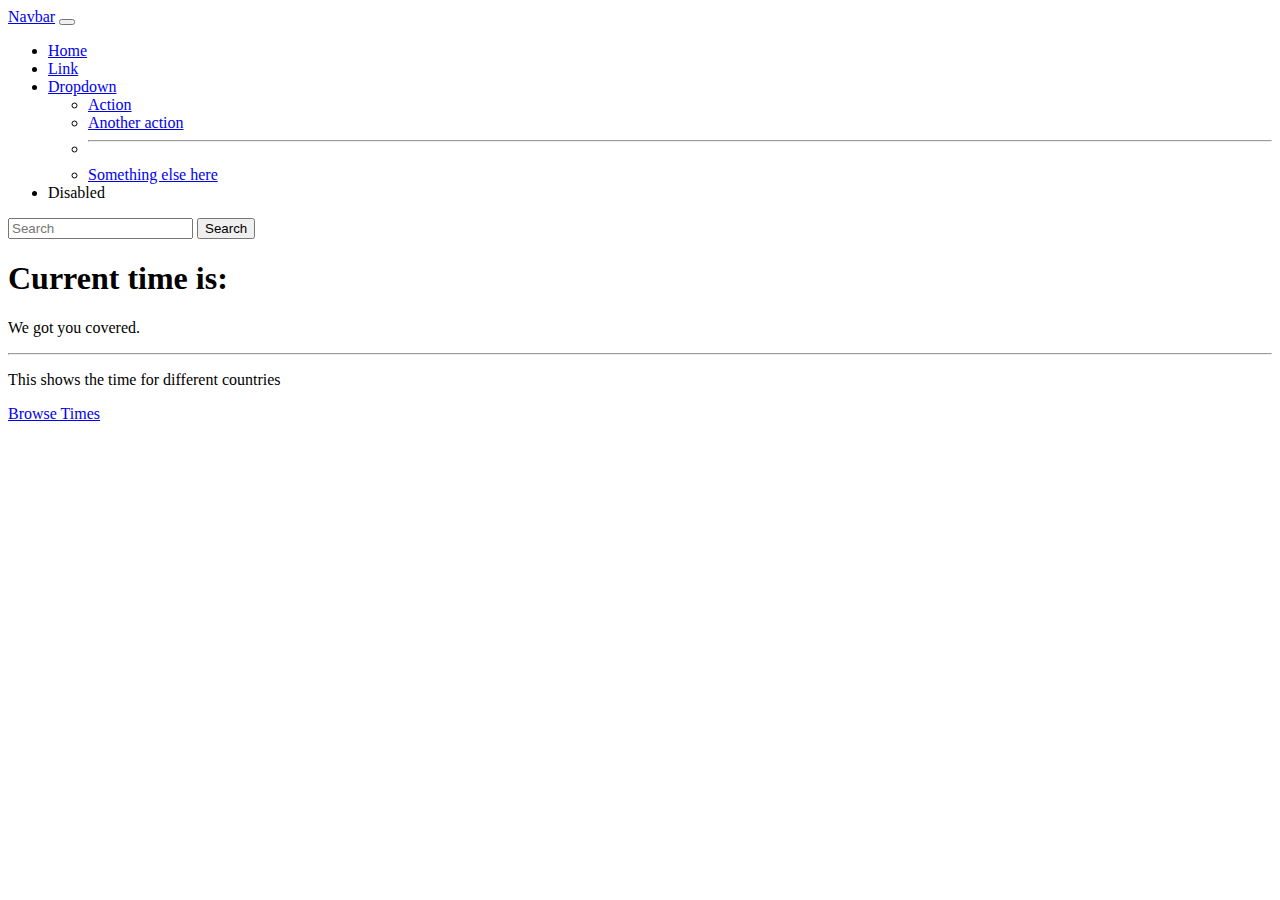
<file: clock-app/index.html>
<!doctype html>
<html lang="en">
  <head>
    <!-- Required meta tags -->
    <meta charset="utf-8">
    <meta name="viewport" content="width=device-width, initial-scale=1">

    <!-- Bootstrap CSS -->
    <link href="https://cdn.jsdelivr.net/npm/bootstrap@5.1.3/dist/css/bootstrap.min.css" rel="stylesheet" integrity="sha384-1BmE4kWBq78iYhFldvKuhfTAU6auU8tT94WrHftjDbrCEXSU1oBoqyl2QvZ6jIW3" crossorigin="anonymous">

    <script src="script.js" defer></script>

  


    <title>Time-clock!</title>

  </head>
  <body>
    <nav class="navbar navbar-expand-lg navbar-light bg-light">
        <div class="container-fluid">
          <a class="navbar-brand" href="#">Navbar</a>
          <button class="navbar-toggler" type="button" data-bs-toggle="collapse" data-bs-target="#navbarSupportedContent" aria-controls="navbarSupportedContent" aria-expanded="false" aria-label="Toggle navigation">
            <span class="navbar-toggler-icon"></span>
          </button>
          <div class="collapse navbar-collapse" id="navbarSupportedContent">
            <ul class="navbar-nav me-auto mb-2 mb-lg-0">
              <li class="nav-item">
                <a class="nav-link active" aria-current="page" href="#">Home</a>
              </li>
              <li class="nav-item">
                <a class="nav-link" href="#">Link</a>
              </li>
              <li class="nav-item dropdown">
                <a class="nav-link dropdown-toggle" href="#" id="navbarDropdown" role="button" data-bs-toggle="dropdown" aria-expanded="false">
                  Dropdown
                </a>
                <ul class="dropdown-menu" aria-labelledby="navbarDropdown">
                  <li><a class="dropdown-item" href="#">Action</a></li>
                  <li><a class="dropdown-item" href="#">Another action</a></li>
                  <li><hr class="dropdown-divider"></li>
                  <li><a class="dropdown-item" href="#">Something else here</a></li>
                </ul>
              </li>
              <li class="nav-item">
                <a class="nav-link disabled">Disabled</a>
              </li>
            </ul>
            <form class="d-flex">
              <input class="form-control me-2" type="search" placeholder="Search" aria-label="Search">
              <button class="btn btn-outline-success" type="submit">Search</button>
            </form>
          </div>
        </div>
      </nav>

      <div class="container my-4">
        <div class="jumbotron">
            <h1 class="display-4">Current time is: <span id="time"></span> </h1>
            <p class="lead">We got you covered.</p>
            <hr class="my-4">
            <p>This shows the time for different countries</p>
            <p class="lead">
              <a class="btn btn-primary btn-lg" href="#" role="button">Browse Times</a>
            </p>
          </div>
      </div>

    <!-- Optional JavaScript; choose one of the two! -->

    <!-- Option 1: Bootstrap Bundle with Popper -->
    <script src="https://cdn.jsdelivr.net/npm/bootstrap@5.1.3/dist/js/bootstrap.bundle.min.js" integrity="sha384-ka7Sk0Gln4gmtz2MlQnikT1wXgYsOg+OMhuP+IlRH9sENBO0LRn5q+8nbTov4+1p" crossorigin="anonymous"></script>

    <!-- Option 2: Separate Popper and Bootstrap JS -->
    <!--
    <script src="https://cdn.jsdelivr.net/npm/@popperjs/core@2.10.2/dist/umd/popper.min.js" integrity="sha384-7+zCNj/IqJ95wo16oMtfsKbZ9ccEh31eOz1HGyDuCQ6wgnyJNSYdrPa03rtR1zdB" crossorigin="anonymous"></script>
    <script src="https://cdn.jsdelivr.net/npm/bootstrap@5.1.3/dist/js/bootstrap.min.js" integrity="sha384-QJHtvGhmr9XOIpI6YVutG+2QOK9T+ZnN4kzFN1RtK3zEFEIsxhlmWl5/YESvpZ13" crossorigin="anonymous"></script>
    -->
  </body>
</html>
</file>
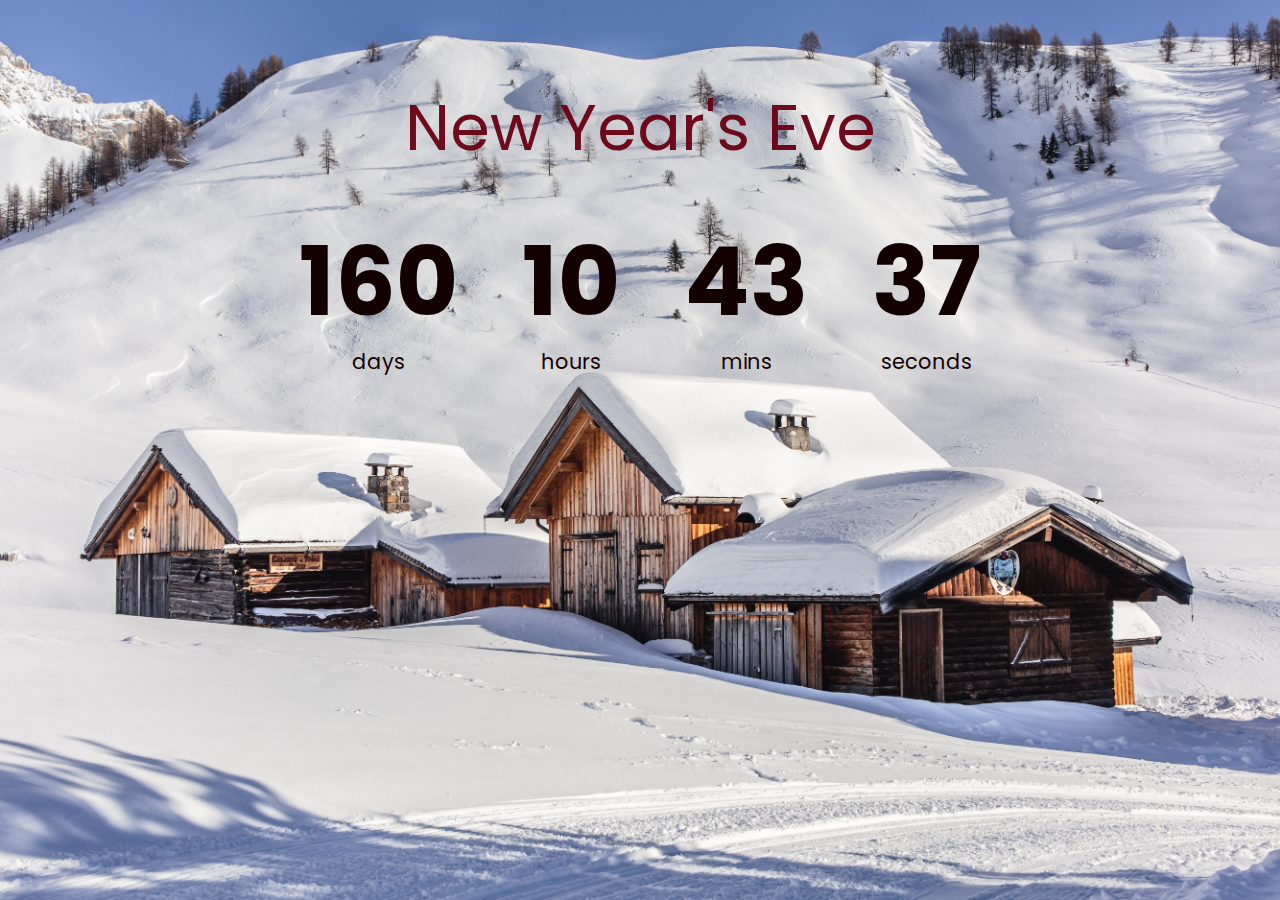
<file: countdown-timer/index.html>
<!DOCTYPE html>
<html lang="en">
<head>
    <meta charset="UTF-8">
    <meta http-equiv="X-UA-Compatible" content="IE=edge">
    <meta name="viewport" content="width=device-width, initial-scale=1.0">
    <title>Countdown timer</title>
    <link rel="stylesheet" href="style.css">
    <script src="script.js" defer></script>

</head>
<body>
    <h1>New Year's Eve </h1>
    
    <div class="countdown-container">
        <div class="countdown-el days-c">
            <p class="big-text" id="days">0</p>
            <span>days</span>
        </div>
        <div class="countdown-el hours-c">
            <p class="big-text" id="hours">0</p>
            <span>hours</span>
        </div>
        <div class="countdown-el mins-c">
            <p class="big-text" id="mins">0</p>
            <span>mins</span>
        </div>
        <div class="countdown-el seconds-c">
            <p class="big-text" id="seconds">0</p>
            <span>seconds</span>
        </div>

    </div>
</body>
</html>
</file>
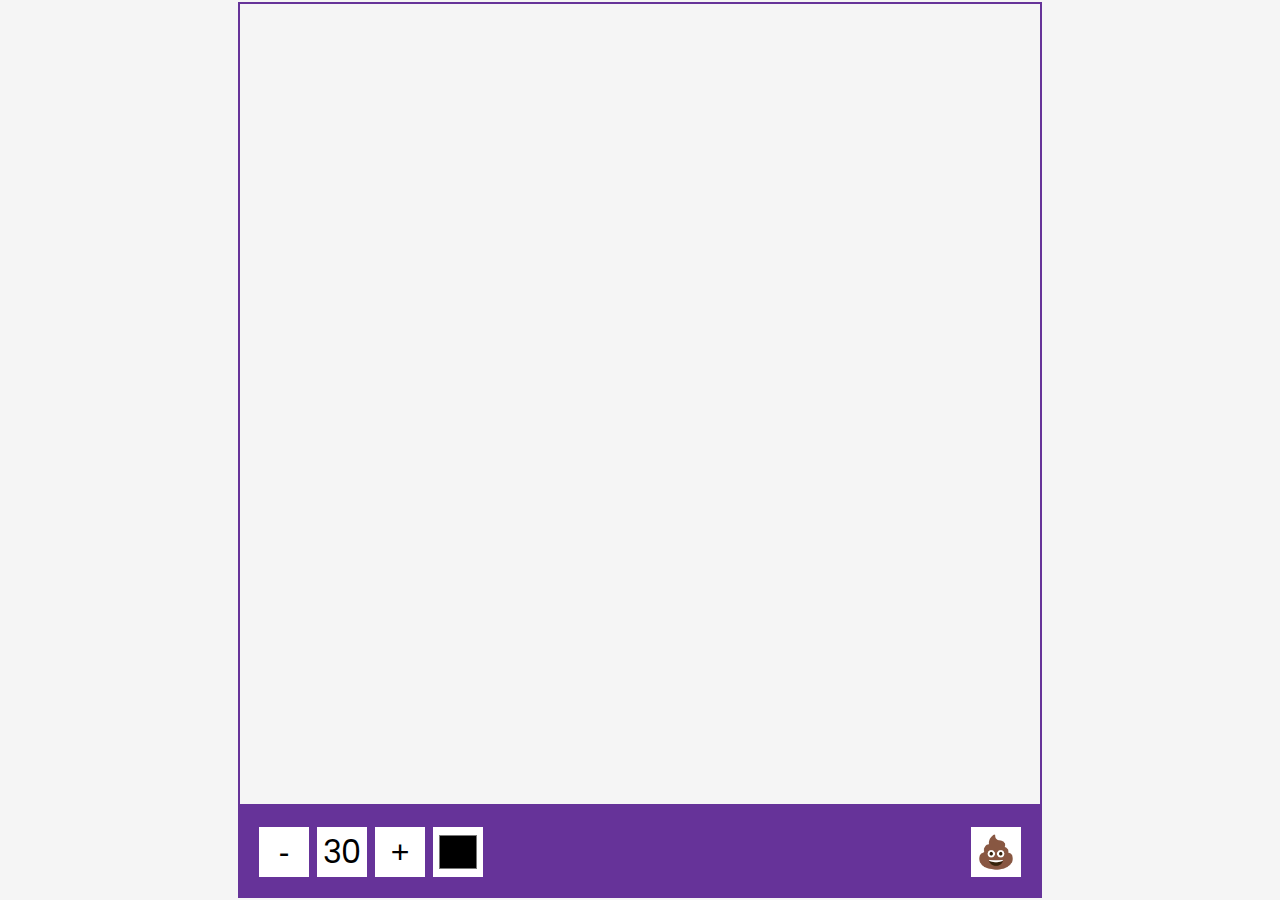
<file: drawing-app/index.html>
<!DOCTYPE html>
<html lang="en">
    <head>
        <meta charset="UTF-8" />
        <meta name="viewport" content="width=device-width, initial-scale=1.0" />
        <title>Drawing App</title>
        <link rel="stylesheet" href="style.css" />
        <script src="script.js" defer></script>
    </head>
    <body>
        <canvas id="canvas" width="800" height="800"></canvas>
        <div class="toolbox">
            <button id="decrease">-</button>
            <span id="size">30</span>
            <button id="increase">+</button>
            <input type="color" id="color" />
            <button id="clear">💩</button>
        </div>
    </body>
</html>
</file>
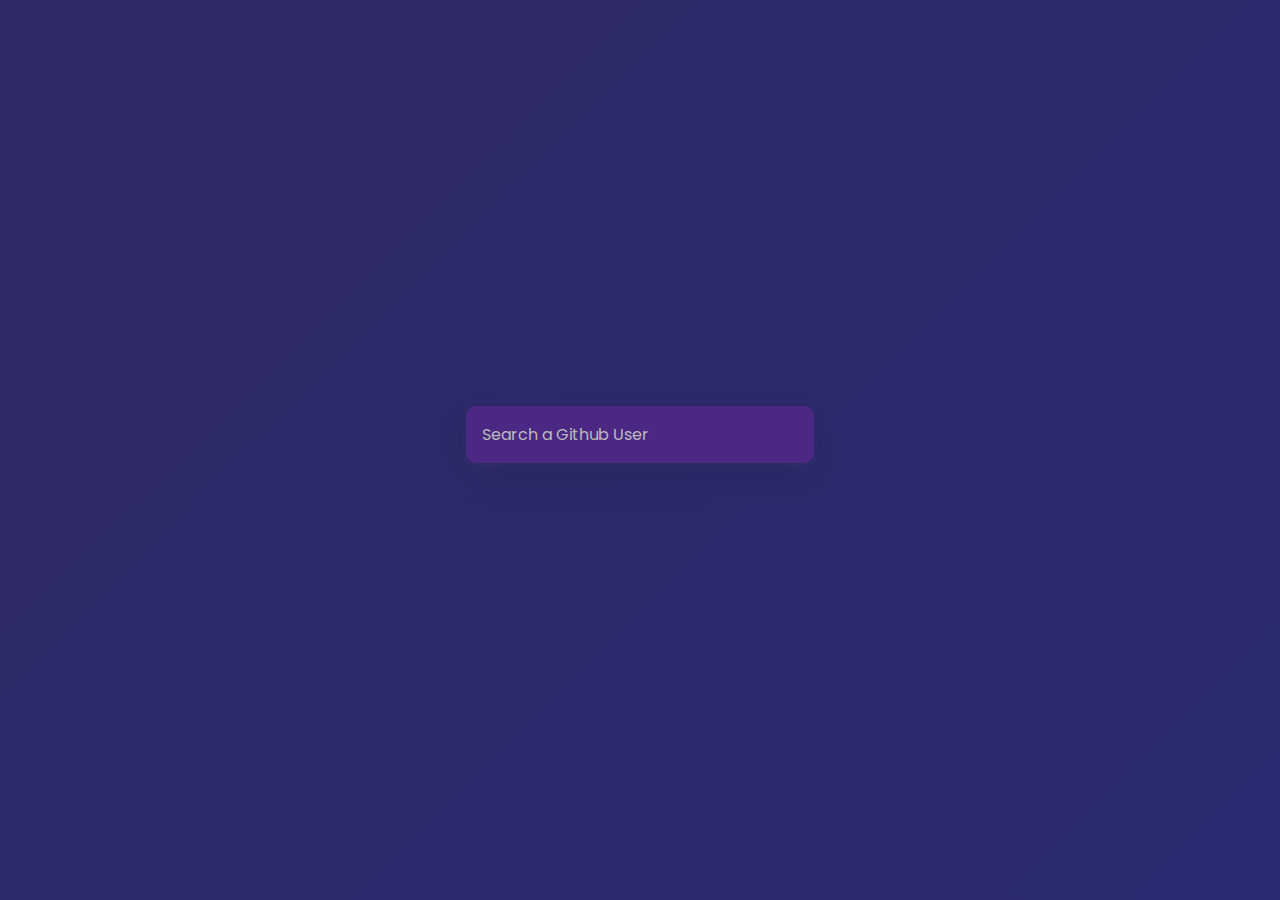
<file: github-profiles-app/index.html>
<!DOCTYPE html>
<html lang="en">
    <head>
        <meta charset="UTF-8" />
        <meta name="viewport" content="width=device-width, initial-scale=1.0" />
        <title>Github Profiles</title>
        <link rel="stylesheet" href="style.css" />
        <script src="script.js" defer></script>
    </head>
    <body>
        <form id="form">
            <input type="text" id="search" placeholder="Search a Github User" />
        </form>
        <main id="main"></main>
    </body>
</html>
</file>
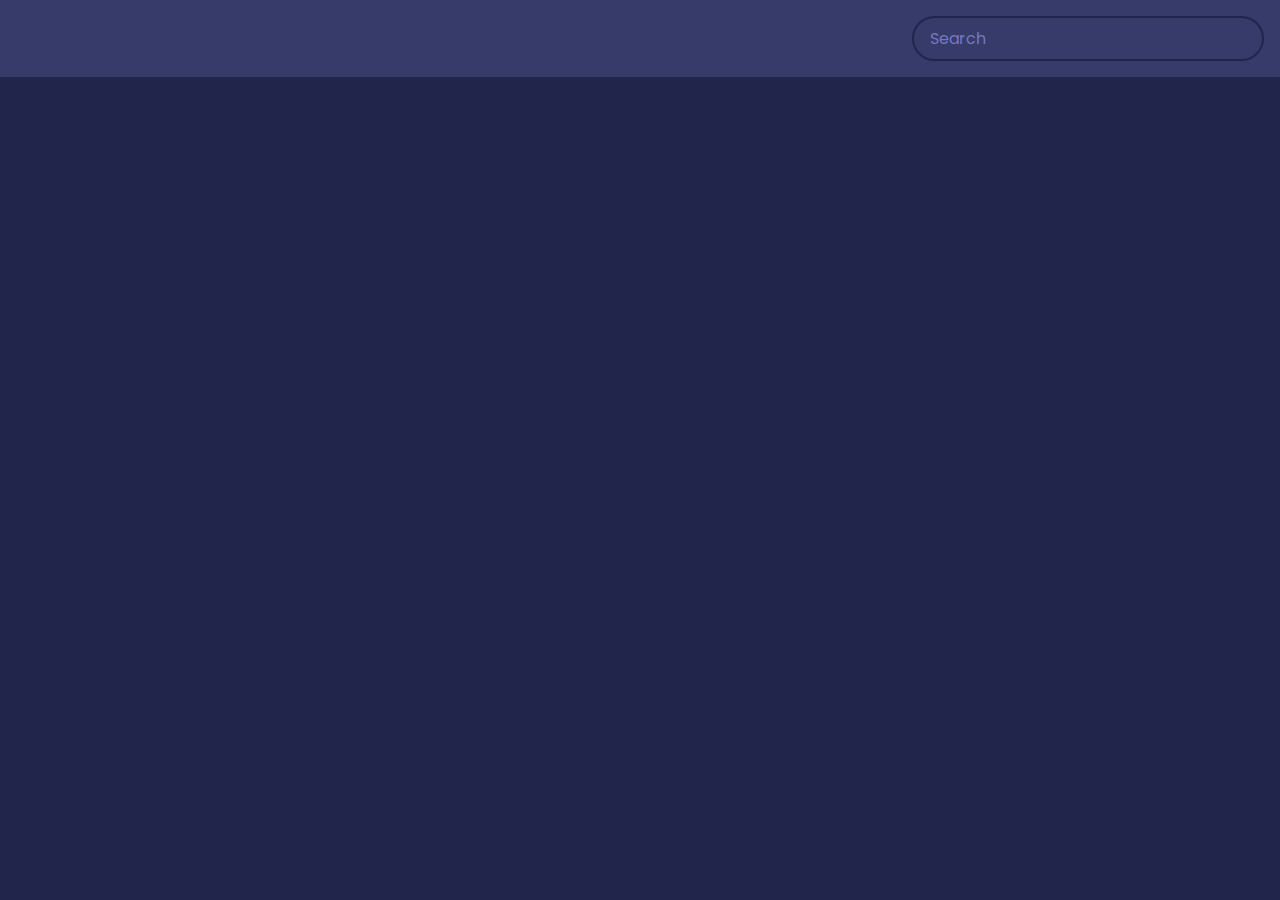
<file: movie-app/index.html>
<!DOCTYPE html>
<html lang="en">
    <head>
        <meta charset="UTF-8" />
        <meta name="viewport" content="width=device-width, initial-scale=1.0" />
        <title>Movie App</title>
        <link rel="stylesheet" href="style.css" />
        <script src="script.js" defer></script>
    </head>
    <body>
        <header>
            <form id="form">
                <input
                    type="text"
                    id="search"
                    placeholder="Search"
                    class="search"
                />
            </form>
        </header>
        <main id="main"></main>
    </body>
</html>
</file>
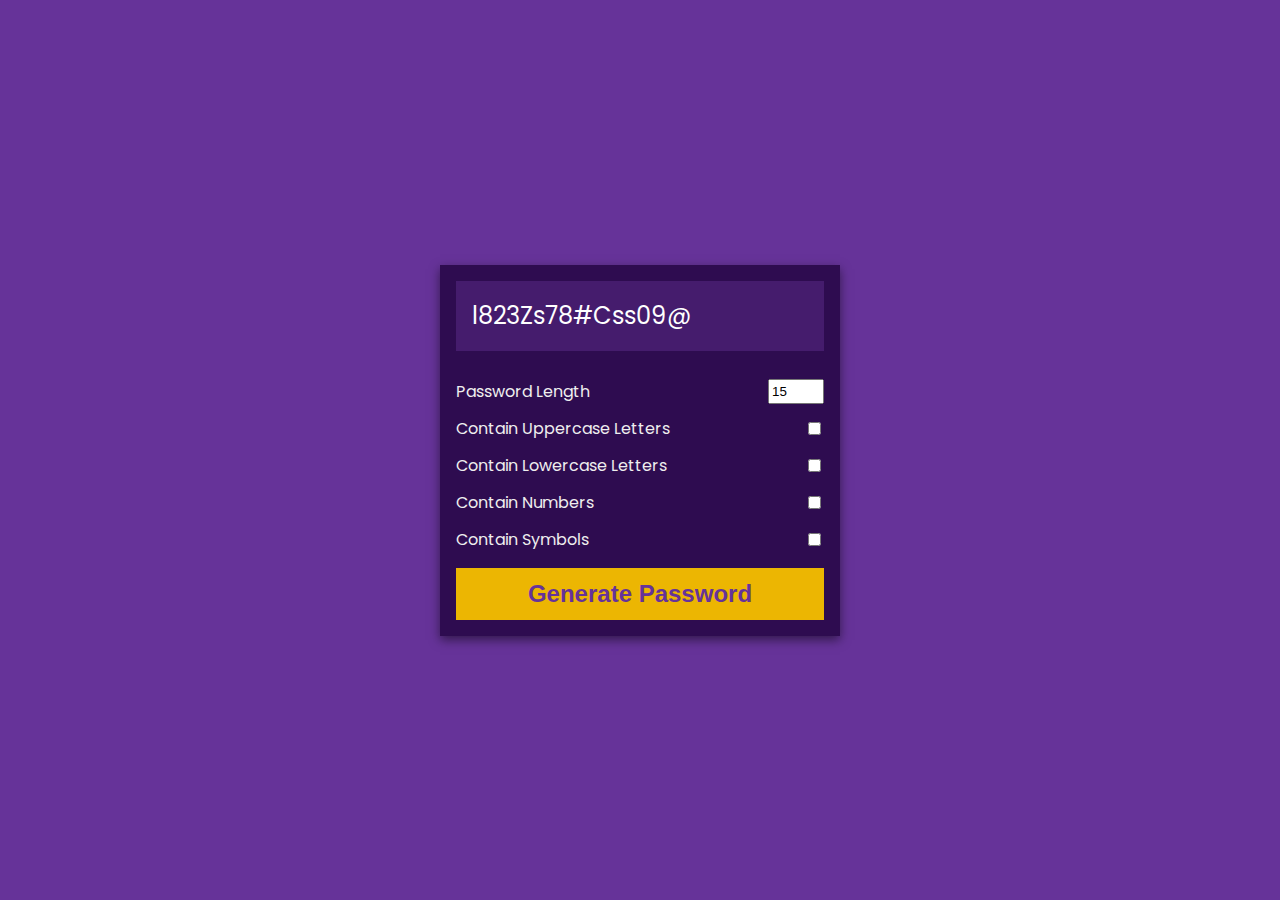
<file: password-generator-app/index.html>
<!DOCTYPE html>
<html lang="en">
    <head>
        <meta charset="UTF-8" />
        <meta name="viewport" content="width=device-width, initial-scale=1.0" />
        <title>Password Generator</title>
        <link rel="stylesheet" href="style.css" />
        <script src="script.js" defer></script>
    </head>
    <body>
        <div class="pw-container">
            <div class="pw-header">
                <div class="pw">
                    <span id="pw">l823Zs78#Css09@</span>
                    <button id="copy">Copy</button>
                </div>
            </div>
            <div class="pw-body">
                <div class="form-control">
                    <label for="len">Password Length</label>
                    <input id="len" value="15" type="number" min="2" max="30" />
                </div>
                <div class="form-control">
                    <label for="upper">Contain Uppercase Letters</label>
                    <input id="upper" type="checkbox" />
                </div>
                <div class="form-control">
                    <label for="lower">Contain Lowercase Letters</label>
                    <input id="lower" type="checkbox" />
                </div>
                <div class="form-control">
                    <label for="number">Contain Numbers</label>
                    <input id="number" type="checkbox" />
                </div>
                <div class="form-control">
                    <label for="symbol">Contain Symbols</label>
                    <input id="symbol" type="checkbox" />
                </div>
                <button class="generate" id="generate">
                    Generate Password
                </button>
            </div>
        </div>
    </body>
</html>
</file>
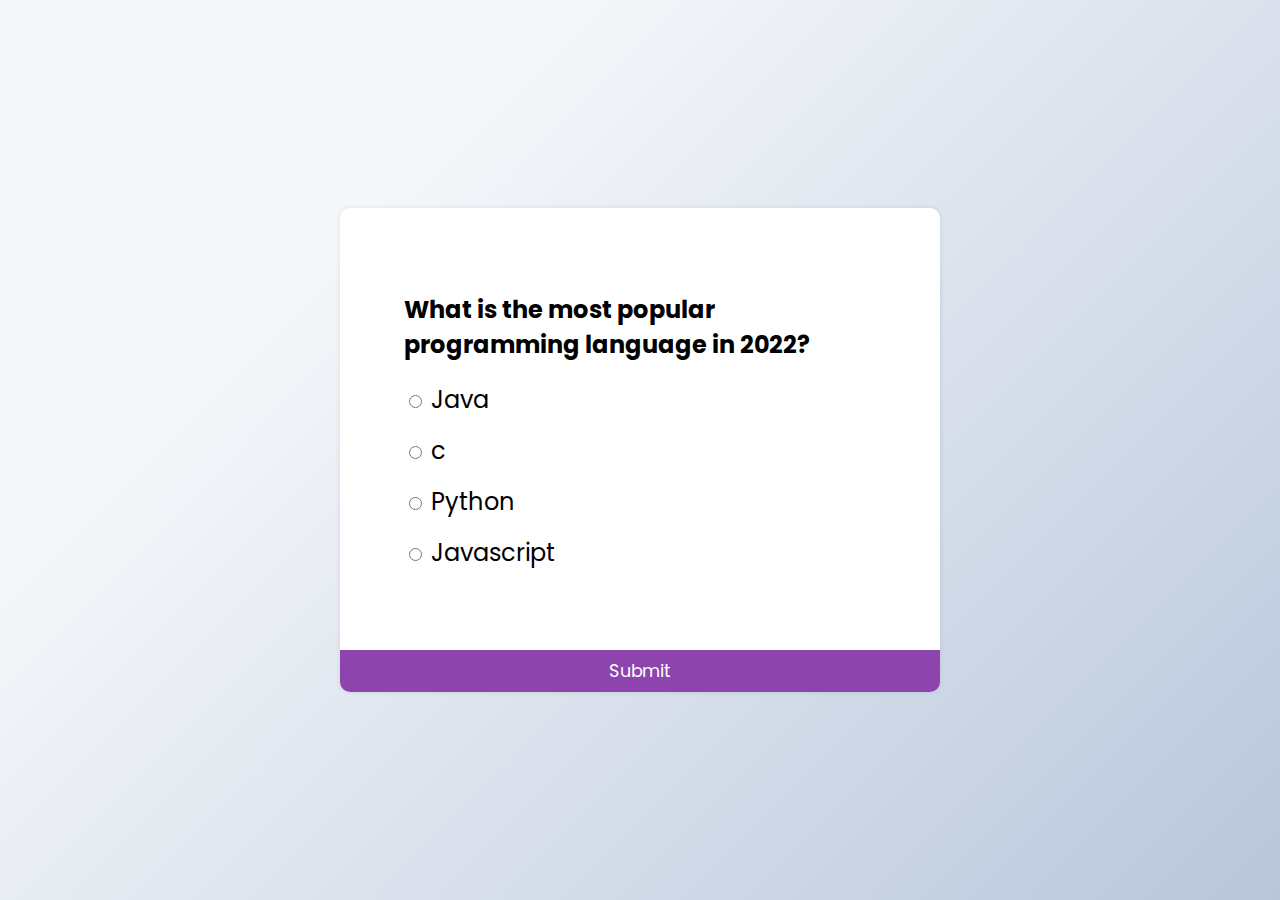
<file: quiz-app/index.html>
<!DOCTYPE html>
<html lang="en">
<head>
    <meta charset="UTF-8">
    <meta http-equiv="X-UA-Compatible" content="IE=edge">
    <meta name="viewport" content="width=device-width, initial-scale=1.0">
    <title>Quiz-app</title>
    <link rel="stylesheet" href="style.css">
    <script src="script.js" defer></script>

</head>
<body>
    
<div class="quiz-container" id="quiz">
    <div class="quiz-header">
        <h2 id="question">Question text</h2>
        <ul>
            <li>
                <input
                type="radio"
                id="a"
                name="answer"
                class="answer"
                />
                <label id="a_text" for="a">Question</label>
            </li>
            <li>
                <input
                    type="radio"
                    id="b"
                    name="answer"
                    class="answer"
                />
                <label id="b_text" for="b">Question</label>
            </li>
            <li>
                <input
                    type="radio"
                    id="c"
                    name="answer"
                    class="answer"
                />
                <label id="c_text" for="c">Question</label>
            </li>
            <li>
                <input
                    type="radio"
                    id="d"
                    name="answer"
                    class="answer"
                />
                <label id="d_text" for="d">Question</label>
            </li>
        </ul>
    </div>
    <button id="submit">Submit</button>
</div>

</body>
</html>
</file>
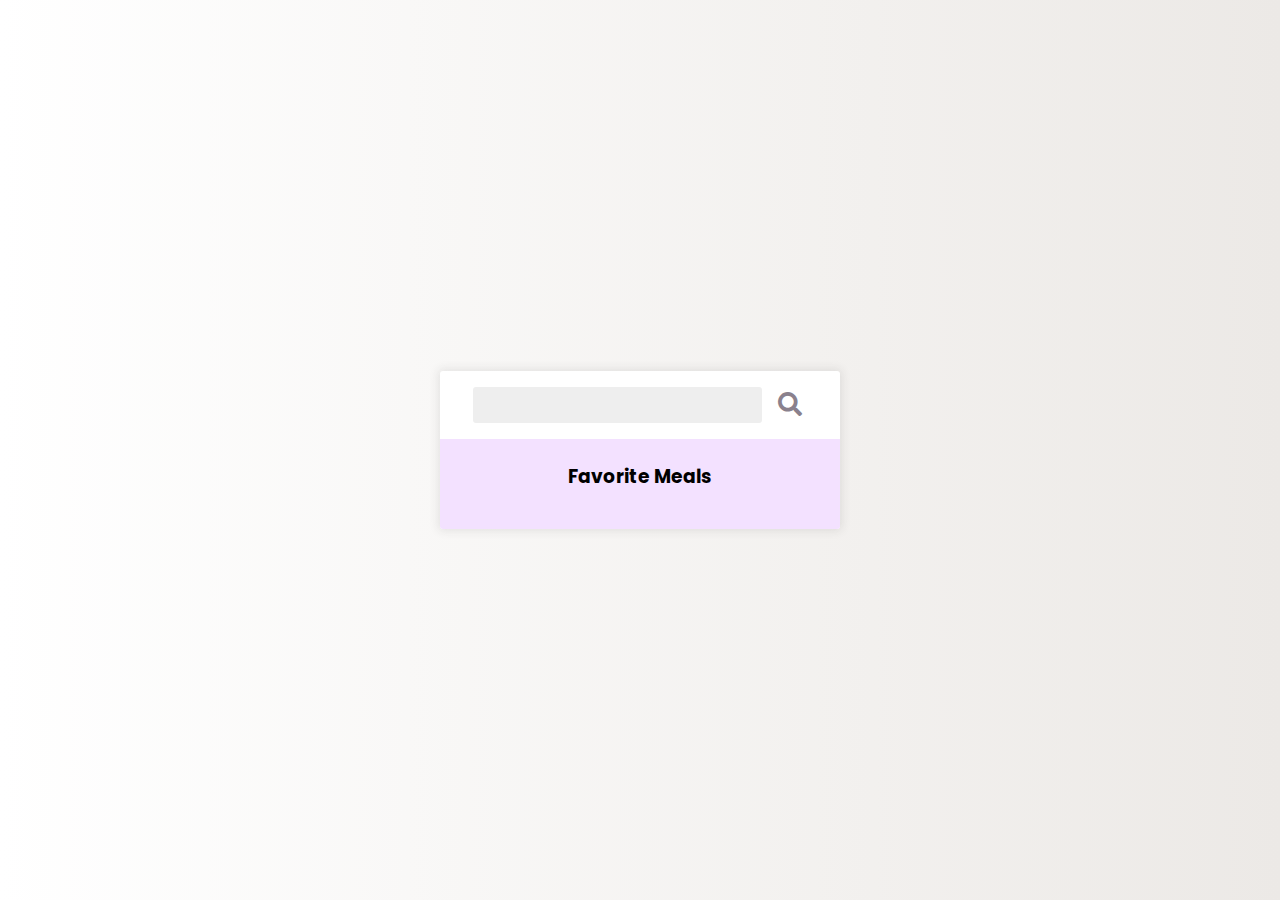
<file: receipe-app/index.html>
<!DOCTYPE html>
<html lang="en">
    <head>
        <meta charset="UTF-8" />
        <meta name="viewport" content="width=device-width, initial-scale=1.0" />
        <title>Recipes App</title>
        <link
            rel="stylesheet"
            href="https://cdnjs.cloudflare.com/ajax/libs/font-awesome/5.14.0/css/all.min.css"
        />
        <link rel="stylesheet" href="style.css" />
        <script src="script.js" defer></script>
    </head>
    <body>
        <div class="mobile-container">
            <header>
                <input type="text" id="search-term" />
                <button id="search"><i class="fas fa-search"></i></button>
            </header>
            <div class="fav-container">
                <h3>Favorite Meals</h3>
                <ul class="fav-meals" id="fav-meals"></ul>
            </div>
            <div class="meals" id="meals"></div>
        </div>

        <div class="popup-container hidden" id="meal-popup">
            <div class="popup">
                <button id="close-popup" class="close-popup">
                    <i class="fas fa-times"></i>
                </button>
                <div class="meal-info" id="meal-info"></div>
            </div>
        </div>
    </body>
</html>
</file>
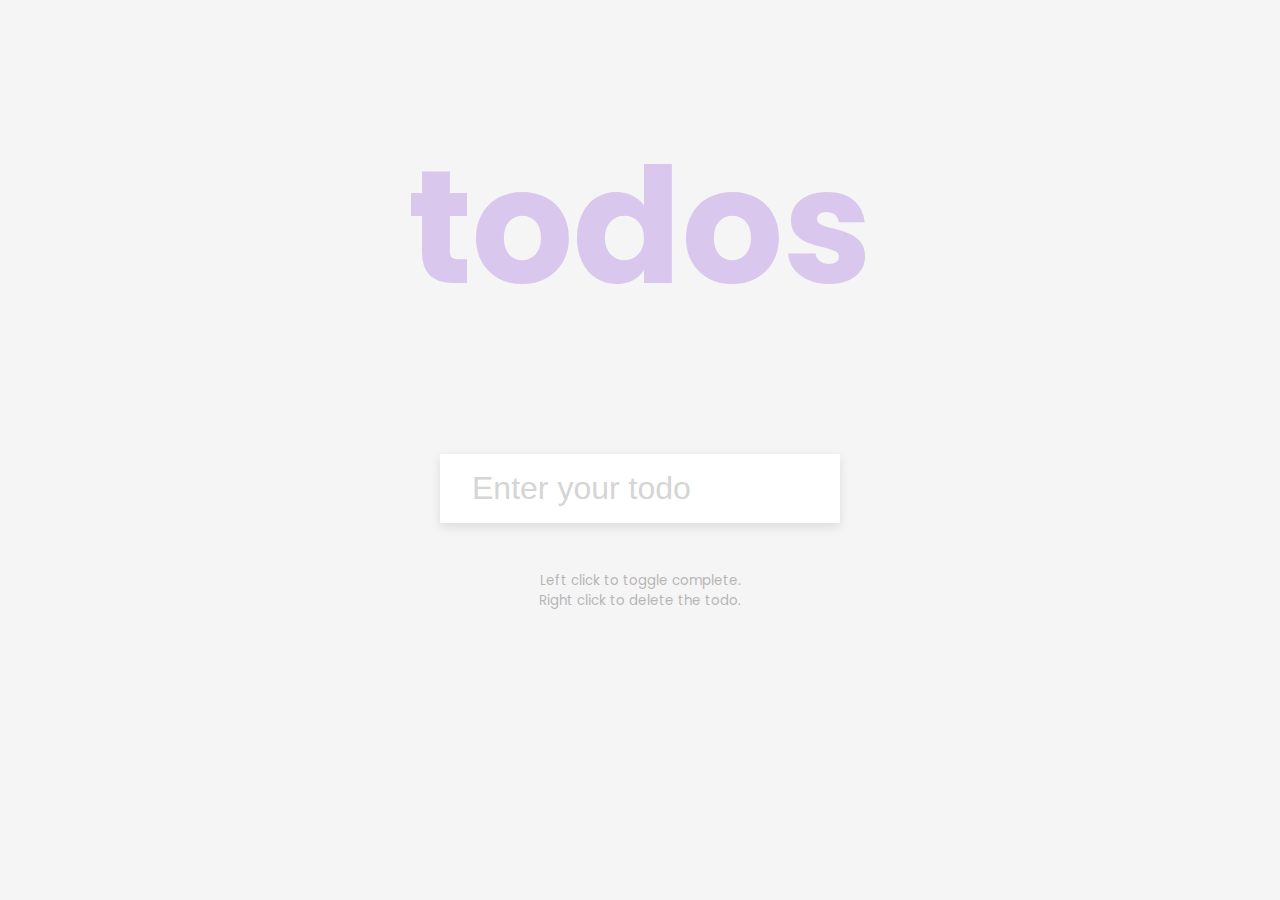
<file: To-do-toggle-app/index.html>
<!DOCTYPE html>
<html lang="en">
    <head>
        <meta charset="UTF-8" />
        <meta name="viewport" content="width=device-width, initial-scale=1.0" />
        <title>ToDo App</title>
        <link rel="stylesheet" href="style.css" />
        <script src="script.js" defer></script>
    </head>
    <body>
        <h1>todos</h1>
        <form id="form">
            <input
                type="text"
                id="input"
                class="input"
                placeholder="Enter your todo"
                autocomplete="off"
            />
            <ul class="todos" id="todos"></ul>
        </form>
        <small
            >Left click to toggle complete. <br />Right click to delete the
            todo.</small
        >
    </body>
</html>
</file>
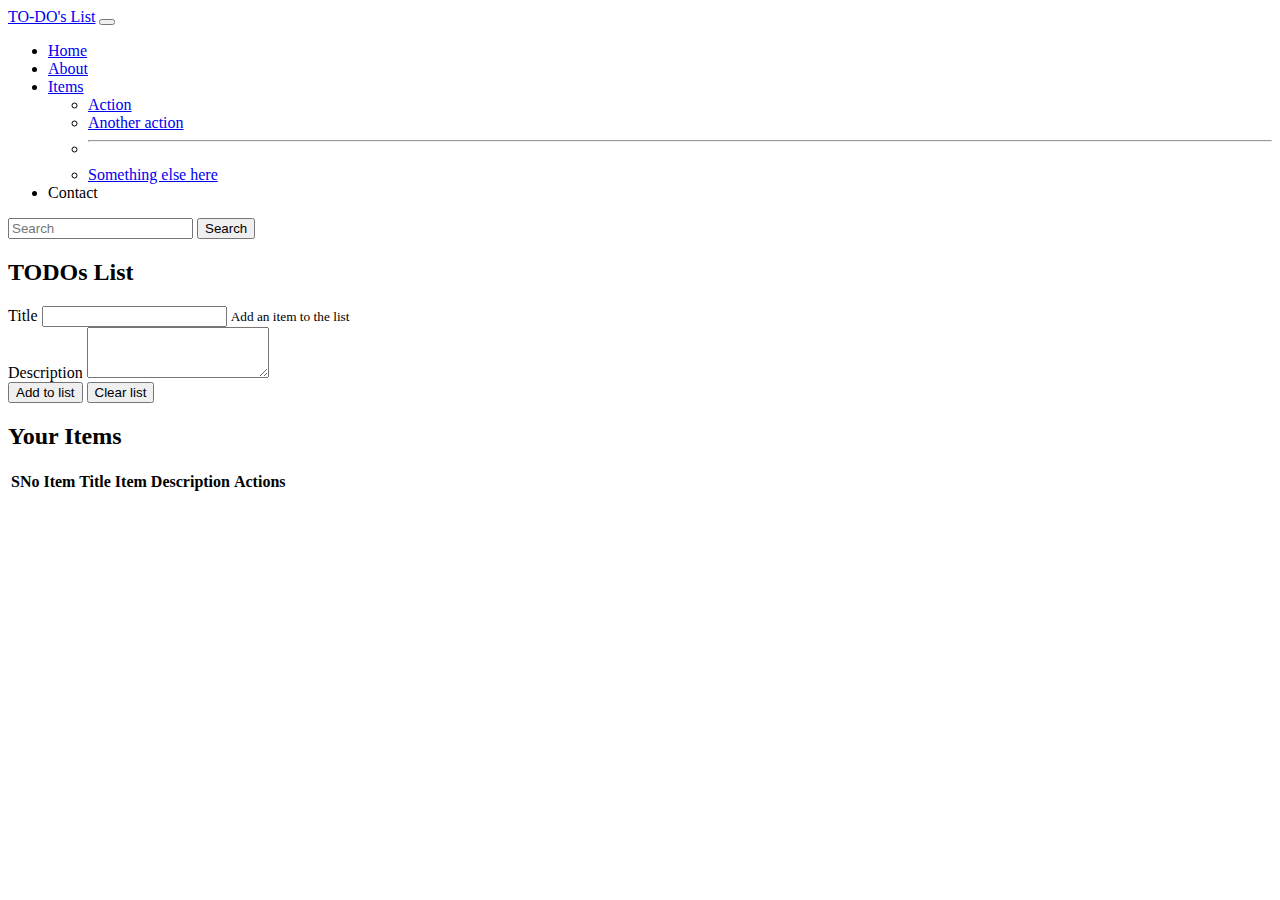
<file: to-dolist-app/index.html>
<!doctype html>
<html lang="en">

<head>
  <!-- Required meta tags -->
  <meta charset="utf-8">
  <meta name="viewport" content="width=device-width, initial-scale=1">

  <!-- Bootstrap CSS -->
  <link href="https://cdn.jsdelivr.net/npm/bootstrap@5.1.3/dist/css/bootstrap.min.css" rel="stylesheet"
    integrity="sha384-1BmE4kWBq78iYhFldvKuhfTAU6auU8tT94WrHftjDbrCEXSU1oBoqyl2QvZ6jIW3" crossorigin="anonymous">

  <script src="script.js" defer></script>




  <title>To-do list!</title>

</head>

<body>
  <nav class="navbar navbar-expand-lg navbar-dark bg-dark">
    <div class="container-fluid">
      <a class="navbar-brand" href="#">TO-DO's List</a>
      <button class="navbar-toggler" type="button" data-bs-toggle="collapse" data-bs-target="#navbarSupportedContent"
        aria-controls="navbarSupportedContent" aria-expanded="false" aria-label="Toggle navigation">
        <span class="navbar-toggler-icon"></span>
      </button>
      <div class="collapse navbar-collapse" id="navbarSupportedContent">
        <ul class="navbar-nav me-auto mb-2 mb-lg-0">
          <li class="nav-item">
            <a class="nav-link active" aria-current="page" href="#">Home</a>
          </li>
          <li class="nav-item">
            <a class="nav-link" href="#">About</a>
          </li>
          <li class="nav-item dropdown">
            <a class="nav-link dropdown-toggle" href="#" id="navbarDropdown" role="button" data-bs-toggle="dropdown"
              aria-expanded="false">
              Items
            </a>
            <ul class="dropdown-menu" aria-labelledby="navbarDropdown">
              <li><a class="dropdown-item" href="#">Action</a></li>
              <li><a class="dropdown-item" href="#">Another action</a></li>
              <li>
                <hr class="dropdown-divider">
              </li>
              <li><a class="dropdown-item" href="#">Something else here</a></li>
            </ul>
          </li>
          <li class="nav-item">
            <a class="nav-link disabled">Contact</a>
          </li>
        </ul>
        <form class="d-flex">
          <input class="form-control me-2" type="search" placeholder="Search" aria-label="Search">
          <button class="btn btn-outline-success" type="submit">Search</button>
        </form>
      </div>
    </div>
  </nav>
  <div class="container my-4">
    <h2 class="text-center">TODOs List</h2>
     
        <div class="form-group">
            <label for="title">Title</label>
            <input type="text" class="form-control" id="title" aria-describedby="emailHelp">
            <small id="emailHelp" class="form-text text-muted">Add an item to the list</small>
        </div>

        <div class="form-group">
            <label for="description">Description</label>
            <textarea class="form-control" id="description" rows="3"></textarea>
        </div>
        

        <button   id="add" class="btn btn-primary">Add to list</button>
        <button  id="clear" class="btn btn-primary" onclick="clearStorage()">Clear list</button>
     

    <div id="items" class="my-4">
        <h2>Your Items</h2>
        <table class="table">
            <thead>
              <tr>
                <th scope="col">SNo</th>
                <th scope="col">Item Title</th>
                <th scope="col">Item Description</th> 
                <th scope="col">Actions</th> 
              </tr>
            </thead>
            <tbody id="tableBody">
              <tr>
                <th scope="row">1</th>
                <td>Get some Coffee</td>
                <td>You need coffee as you are a coder</td> 
                <td><button class="btn btn-sm btn-primary">Delete</button></td> 
              </tr>
              
            </tbody>
          </table>
    </div>
</div>
 

  <!-- Optional JavaScript; choose one of the two! -->

  <!-- Option 1: Bootstrap Bundle with Popper -->
  <script src="https://cdn.jsdelivr.net/npm/bootstrap@5.1.3/dist/js/bootstrap.bundle.min.js"
    integrity="sha384-ka7Sk0Gln4gmtz2MlQnikT1wXgYsOg+OMhuP+IlRH9sENBO0LRn5q+8nbTov4+1p"
    crossorigin="anonymous"></script>

  
    
  <!-- Option 2: Separate Popper and Bootstrap JS -->
  <!--
    <script src="https://cdn.jsdelivr.net/npm/@popperjs/core@2.10.2/dist/umd/popper.min.js" integrity="sha384-7+zCNj/IqJ95wo16oMtfsKbZ9ccEh31eOz1HGyDuCQ6wgnyJNSYdrPa03rtR1zdB" crossorigin="anonymous"></script>
    <script src="https://cdn.jsdelivr.net/npm/bootstrap@5.1.3/dist/js/bootstrap.min.js" integrity="sha384-QJHtvGhmr9XOIpI6YVutG+2QOK9T+ZnN4kzFN1RtK3zEFEIsxhlmWl5/YESvpZ13" crossorigin="anonymous"></script>
    -->
</body>

</html>
</file>
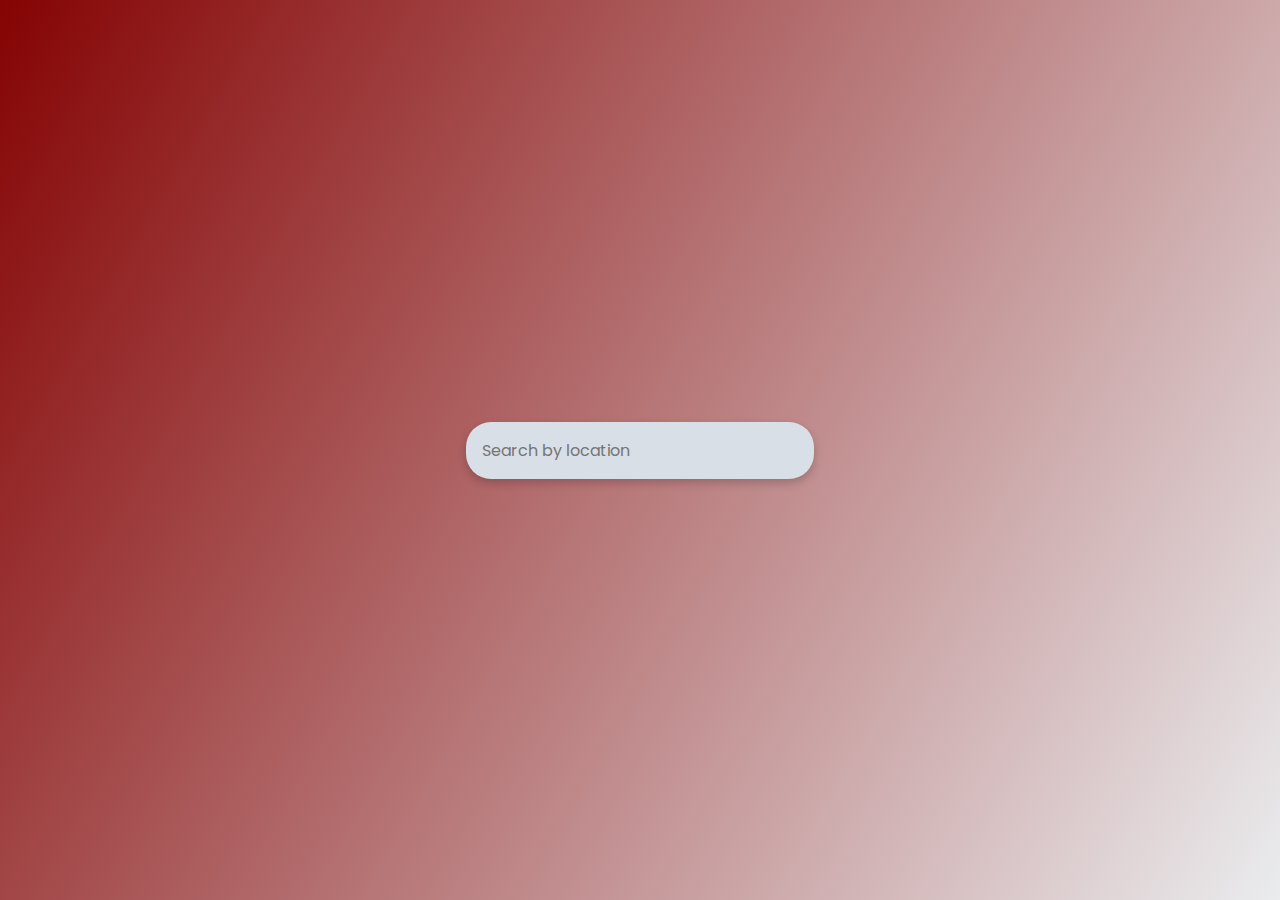
<file: weather-app/index.html>
<!DOCTYPE html>
<html lang="en">
    <head>
        <meta charset="UTF-8" />
        <meta name="viewport" content="width=device-width, initial-scale=1.0" />
        <title>Weather App</title>
        <link rel="stylesheet" href="style.css" />
        <script src="script.js" defer></script>
    </head>
    <body>
        <form id="form">
            <input
                type="text"
                id="search"
                placeholder="Search by location"
                autocomplete="off"
            />
        </form>
        <main id="main"></main>
    </body>
</html>
</file>
<file: countdown-timer/style.css>
@import url('https://fonts.googleapis.com/css2?family=Poppins:ital,wght@0,200;0,400;1,600&display=swap');


* {
box-sizing: border-box;
}

body {
    background-image: url('./snow.jpg');
    background-size: cover;
    min-height: 100vh;
    background-position: center center;
    display: flex;
    flex-direction: column;
    align-items: center;
    font-family: 'Poppins', sans-serif;
    margin: 0;
    color: rgb(19, 1, 1);
}

h1{
    font-weight: normal;
    font-size: 4rem;
    margin-top: 5rem;
    color: rgba(105, 2, 20, 0.966);
}
.countdown-container{
    display: flex;
    flex-wrap: wrap;
    align-items: center;
    justify-content: center;

}

.big-text{
    font-weight: bold;
    font-size: 6rem;
    line-height: 1;
    margin:1rem 2rem;
}

.countdown-el{
    text-align: center;
}

.countdown-el span{

    font-size: 1.3rem;
}
</file>
<file: drawing-app/style.css>
@import url("https://fonts.googleapis.com/css2?family=Poppins:wght@200;400;600&display=swap");

* {
    box-sizing: border-box;
}

body {
    background-color: #f5f5f5;
    display: flex;
    flex-direction: column;
    align-items: center;
    justify-content: center;
    font-family: "Poppins", sans-serif;
    margin: 0;
    min-height: 100vh;
}

canvas {
    border: 2px solid rebeccapurple;
}

.toolbox {
    background-color: rebeccapurple;
    border: 1px solid rebeccapurple;
    display: flex;
    padding: 1rem;
    width: 804px;
}

.toolbox > * {
    background-color: #fff;
    border: none;
    display: inline-flex;
    align-items: center;
    justify-content: center;
    font-size: 2rem;
    padding: 0.25rem;
    margin: 0.25rem;
    height: 50px;
    width: 50px;
}

.toolbox > *:last-child {
    margin-left: auto;
}
</file>
<file: github-profiles-app/style.css>
@import url('https://fonts.googleapis.com/css2?family=Poppins:ital,wght@0,200;0,400;1,600&display=swap');


* {
box-sizing: border-box;
}

body {
    background-color: #2a2a72;
    background-image: linear-gradient(315deg, #2a2a72 0%, #2e2a68 74%);
    display: flex;
    flex-direction: column;
    align-items: center;
    justify-content: center;
    font-family: "Poppins", sans-serif;
    margin: 0;
    min-height: 100vh;
}


input {
    background-color: #4c2885;
    border-radius: 10px;
    border: none;
    box-shadow: 0 5px 10px rgba(154, 160, 185, 0.05),
        0 15px 40px rgba(0, 0, 0, 0.1);
    color: white;
    font-family: inherit;
    font-size: 1rem;
    padding: 1rem;
    margin-bottom: 2rem;
}


input::placeholder {
    color: #bbb;

}


input:focus {
    outline: none;
}
</file>
<file: movie-app/style.css>
@import url("https://fonts.googleapis.com/css2?family=Poppins:wght@200;400;600&display=swap");

* {
    box-sizing: border-box;
}

body {
    background-color: #22254b;
    font-family: "Poppins", sans-serif;
    margin: 0;
}

header {
    background-color: #373b69;
    display: flex;
    justify-content: flex-end;
    padding: 1rem;
}

.search {
    background-color: transparent;
    border: 2px solid #22254b;
    border-radius: 50px;
    color: #fff;
    font-family: inherit;
    font-size: 1rem;
    padding: 0.5rem 1rem;
}

.search::placeholder {
    color: #7378c5;
}

.search:focus {
    background-color: #22254b;
    outline: none;
}

main {
    display: flex;
    flex-wrap: wrap;
}

.movie {
    background-color: #373b69;
    border-radius: 3px;
    box-shadow: 0 4px 5px rgba(0, 0, 0, 0.2);
    overflow: hidden;
    position: relative;
    margin: 1rem;
    width: 300px;
}

.movie img {
    width: 100%;
}

.movie-info {
    color: #eee;
    display: flex;
    align-items: center;
    justify-content: space-between;
    padding: 0.5rem 1rem 1rem;
    letter-spacing: 0.5px;
}

.movie-info h3 {
    margin: 0;
}

.movie-info span {
    background-color: #22254b;
    border-radius: 3px;
    font-weight: bold;
    padding: 0.25rem 0.5rem;
}
.movie-info span.green {
    color: rgb(39, 189, 39);
}

.movie-info span.orange {
    color: orange;
}

.movie-info span.red {
    color: rgb(189, 42, 42);
}

.overview {
    background-color: #fff;
    padding: 2rem;
    position: absolute;
    max-height: 100%;
    overflow: auto;
    left: 0;
    bottom: 0;
    right: 0;
    transform: translateY(101%);
    transition: transform 0.3s ease-in;
}

.overview h3 {
    margin-top: 0;
}

.movie:hover .overview {
    transform: translateY(0);
}
</file>
<file: password-generator-app/style.css>
@import url("https://fonts.googleapis.com/css2?family=Poppins:wght@200;400;600&display=swap");

* {
    box-sizing: border-box;
}

body {
    background-color: rebeccapurple;
    color: white;
    display: flex;
    align-items: center;
    justify-content: center;
    font-family: "Poppins", sans-serif;
    margin: 0;
    min-height: 100vh;
}

.pw-container {
    background-color: rgb(46, 12, 80);
    box-shadow: 0 4px 10px rgba(0, 0, 0, 0.5);
    min-width: 400px;
}

.pw-header {
    padding: 1rem;
}

.pw {
    background-color: rgb(69, 28, 109);
    display: flex;
    font-size: 1.5rem;
    align-items: center;
    height: 70px;
    width: 100%;
    position: relative;
    padding: 1rem;
    overflow: auto;
}

.pw button {
    background-color: white;
    border: none;
    color: rgb(29, 2, 56);
    cursor: pointer;
    font-family: inherit;
    font-weight: bold;
    padding: 0.25rem;
    position: absolute;
    top: 0;
    right: 0;
    transform: translate(0, 20%);
    transition: opacity 0.2s ease, transform 0.2s ease;
    opacity: 0;
}

.pw:hover button {
    opacity: 1;
    transform: translate(0, 0%);
}

.pw-body {
    padding: 0 1rem 1rem;
}

.form-control {
    color: #eee;
    display: flex;
    justify-content: space-between;
    margin: 0.75rem 0;
}

.generate {
    background-color: #ecb602;
    border: none;
    color: rebeccapurple;
    cursor: pointer;
    display: block;
    font-size: 1.5rem;
    font-weight: bold;
    padding: 0.75rem;
    margin-top: 1rem;
    width: 100%;
}
</file>
<file: quiz-app/style.css>
@import url('https://fonts.googleapis.com/css2?family=Poppins:ital,wght@0,200;0,400;1,600&display=swap');


* {
box-sizing: border-box;
}

body {
    background-color: #b8c6db;
    background-image: linear-gradient(315deg, #b8c6db 0%, #f5f7fa 74%);
    display: flex;
    align-items: center;
    justify-content: center;
    font-family: 'Poppins', sans-serif;
    margin: 0;
    min-height: 100vh;
    
}

.quiz-container{
    background-color: #fff;
    border-radius: 10px;
    box-shadow:0 0 5px rgba(0,0,0,0.1);
    overflow:hidden;
    width: 600px;
    max-width: 100%;
}

.quiz-header{
    padding: 4rem;

}

ul {
    list-style-type: none;
    padding: 0;
}

ul li {
    font-size: 1.5rem;
    margin: 1rem 0;
}

ul li label {
    cursor: pointer;
}

button{
    background-color: #8e44ad;
    border: none;
    color: white;
    cursor: pointer;
    display: block;
    font-family: inherit;
    font-size: 1.1rem;
    width: 100%;
    padding: 1.3%;
}

button:hover{
    background-color: #732d91;
}

button:focus{
    background-color: #5e3370;
    outline: none;
}
</file>
<file: receipe-app/style.css>
@import url('https://fonts.googleapis.com/css2?family=Poppins:ital,wght@0,200;0,400;1,600&display=swap');


* {
box-sizing: border-box;
}

body {

    background: #ece9e6;
    background: -webkit-linear-gradient(to right, #ffffff, #ece9e6);
    background: linear-gradient(to right, #ffffff, #ece9e6);
    display: flex;
    align-items: center;
    justify-content: center;
    font-family: 'Poppins', sans-serif;
    margin: 0;
     min-height: 100vh;
}

img{
    max-width: 100%;
}

.mobile-container {
    background-color: #fff;
    box-shadow: 0 0 10px 2px #3333331a;
    border-radius: 3px;
    overflow: hidden;
    width: 400px;
}

header {
    display: flex;
    align-items: center;
    justify-content: center;
    padding: 1rem;
}

header input {
    background-color: #eee;
    border: none;
    border-radius: 3px;
    font-family: inherit;
    padding: 0.5rem 1rem;
}

header button {
    background-color: transparent;
    border: none;
    color: rgb(138, 129, 141);
    font-size: 1.5rem;
    margin-left: 10px;
}

.fav-container {
    background-color: rgb(243, 225, 255);
    padding: 0.25rem 1rem;
    text-align: center;
}

.fav-meals {
    display: flex;
    flex-wrap: wrap;
    justify-content: center;
    list-style-type: none;
    padding: 0;
}

.fav-meals li {
    cursor: pointer;
    position: relative;
    margin: 5px;
    width: 75px;
}

.fav-meals li .clear {
    background-color: transparent;
    border: none;
    cursor: pointer;
    opacity: 0;
    position: absolute;
    top: -0.5rem;
    right: -0.5rem;
    font-size: 1.2rem;
}

.fav-meals li:hover .clear {
    opacity: 1;
}

.fav-meals li img {
    border: 2px solid #ffffff;
    border-radius: 50%;
    box-shadow: 0 0 10px 2px #3333331a;
    object-fit: cover;
    height: 70px;
    width: 70px;
}

.fav-meals li span {
    display: inline-block;
    font-size: 0.9rem;
    white-space: nowrap;
    overflow: hidden;
    text-overflow: ellipsis;
    width: 75px;
}

.meal {
    border-radius: 3px;
    box-shadow: 0 0 10px 2px #3333331a;
    cursor: pointer;
    margin: 1.5rem;
    overflow: hidden;
}

.meal-header {
    position: relative;
}

.meal-header .random {
    position: absolute;
    top: 1rem;
    background-color: #fff;
    padding: 0.25rem 1rem;
    border-top-right-radius: 3px;
    border-bottom-right-radius: 3px;
}

.meal-header img {
    object-fit: cover;
    height: 250px;
    width: 100%;
}

.meal-body {
    display: flex;
    align-items: center;
    justify-content: space-between;
    padding: 1rem;
}

.meal-body h4 {
    margin: 0;
}

.meal-body .fav-btn {
    border: none;
    background-color: transparent;
    color: rgb(197, 188, 188);
    cursor: pointer;
    font-size: 1.2rem;
}

.meal-body .fav-btn.active {
    color: rebeccapurple;
}

.popup-container {
    background-color: rgba(0, 0, 0, 0.5);
    display: flex;
    align-items: center;
    justify-content: center;
    position: fixed;
    left: 0;
    right: 0;
    top: 0;
    bottom: 0;
}

.popup-container.hidden {
    opacity: 0;
    pointer-events: none;
}

.popup {
    background-color: #fff;
    border-radius: 5px;
    padding: 0 2rem;
    position: relative;
    overflow: auto;
    max-height: 100vh;
    max-width: 600px;
    width: 100%;
}

.popup .close-popup {
    background-color: transparent;
    border: none;
    cursor: pointer;
    font-size: 1.5rem;
    position: absolute;
    top: 1rem;
    right: 1rem;
}


.meal-info h1 {
    text-align: center;
}
</file>
<file: To-do-toggle-app/style.css>
@import url("https://fonts.googleapis.com/css2?family=Poppins:wght@200;400;600&display=swap");

* {
    box-sizing: border-box;
}

body {
    background-color: #f5f5f5;
    color: #444;
    display: flex;
    align-items: center;
    flex-direction: column;
    font-family: "Poppins", sans-serif;
    margin: 0;
    min-height: 100vh;
}

h1 {
    color: rgb(179, 131, 226);
    font-size: 10rem;
    text-align: center;
    opacity: 0.4;
}

form {
    box-shadow: 0 4px 10px rgba(0, 0, 0, 0.1);
    max-width: 100%;
    width: 400px;
}

.input {
    border: none;
    color: #444;
    font-size: 2rem;
    padding: 1rem 2rem;
    display: block;
    width: 100%;
}

.input::placeholder {
    color: #d5d5d5;
}

.todos {
    background-color: #fff;
    padding: 0;
    margin: 0;
    list-style-type: none;
}

.todos li {
    border-top: 1px solid #e5e5e5;
    cursor: pointer;
    font-size: 1.5rem;
    padding: 1rem 2rem;
}

.todos li.completed {
    color: #b6b6b6;
    text-decoration: line-through;
}

small {
    color: #b5b5b5;
    margin-top: 3rem;
    text-align: center;
}
</file>
<file: weather-app/style.css>
@import url("https://fonts.googleapis.com/css2?family=Poppins:wght@200;400;600&display=swap");

* {
    box-sizing: border-box;
}

body {
    background: linear-gradient(300deg, #eaecee, #850303);
    font-family: "Poppins", sans-serif;
    display: flex;
    flex-direction: column;
    align-items: center;
    justify-content: center;
    margin: 0;
    min-height: 100vh;
}

input {
    background-color: rgb(216, 223, 230);
    border: none;
    border-radius: 25px;
    box-shadow: 0 4px 10px rgba(0, 0, 0, 0.2);
    font-family: inherit;
    font-size: 1rem;
    padding: 1rem;
    min-width: 300px;
}

input:focus {
    outline: none;
}

.weather {
    font-size: 2rem;
    text-align: center;
}

.weather h2 {
    display: flex;
    align-items: center;
    margin-bottom: 0;
}
</file>
